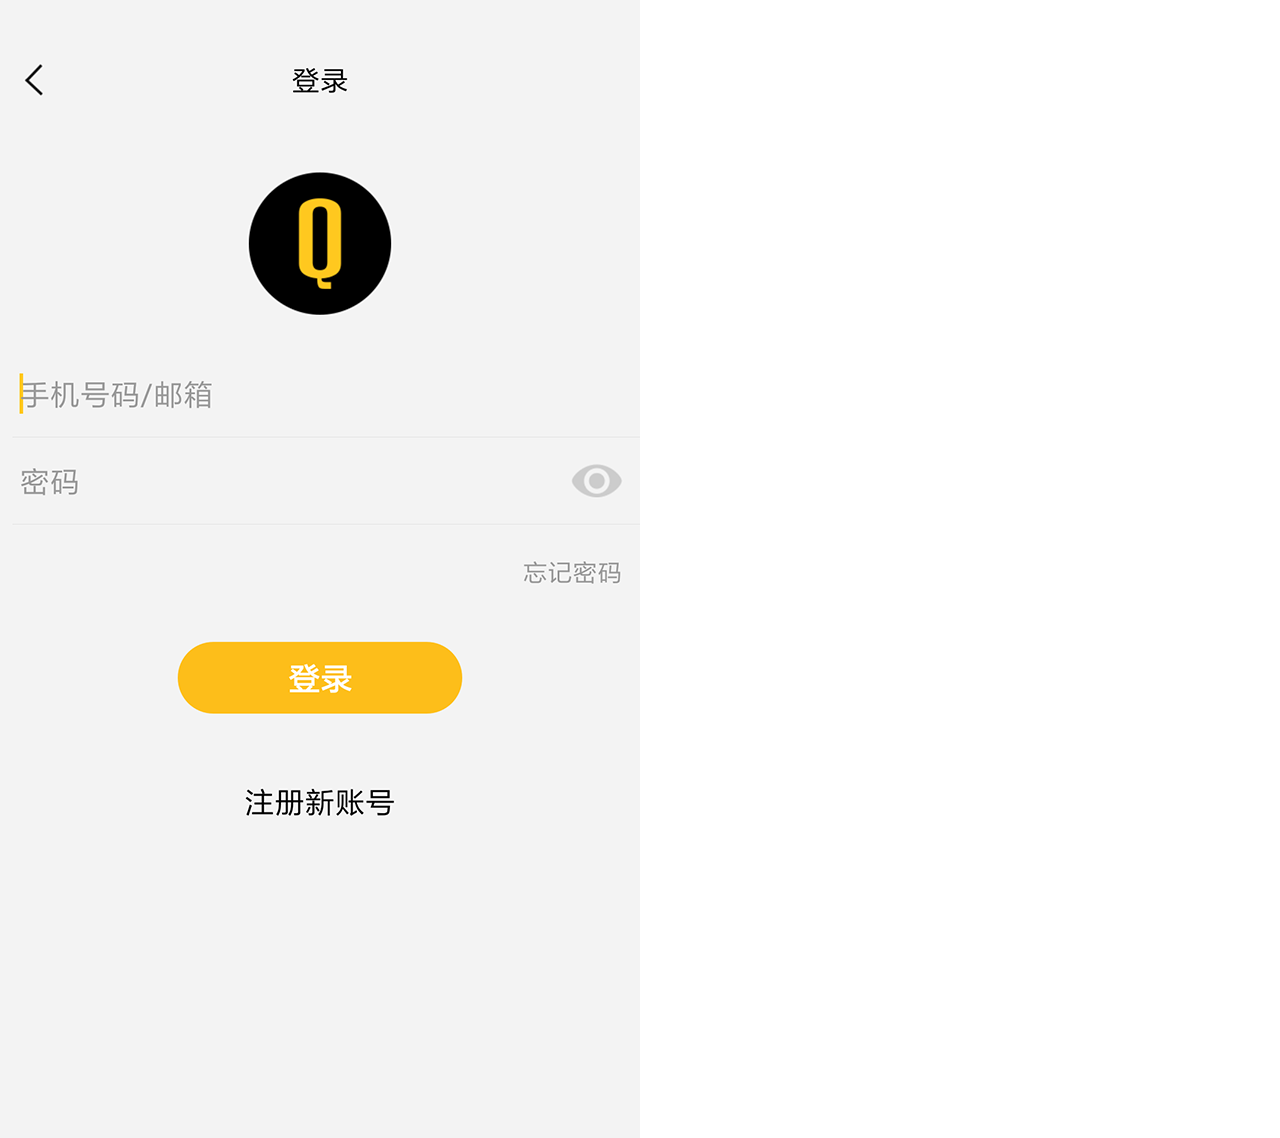
<file: move/index.html>
<!DOCTYPE html>
<html>

	<head>
		<meta charset="utf-8" />
		<title></title>
		<meta name="viewport" content="width=640">
		<link rel="stylesheet" type="text/css" href="css/commoncss.css" />
		
		<link rel="stylesheet" href="css1/page1.css" />
		<link rel="stylesheet" href="css1/page3.css" />
		
		<link rel="stylesheet" type="text/css" href="css/nav.css" />
		<link rel="stylesheet" type="text/css" href="css/carousel.css" />
		<link rel="stylesheet" type="text/css" href="css/headline.css" />
		<link rel="stylesheet" type="text/css" href="css/content.css" />
		<link rel="stylesheet" href="css/swiper.min.css" />
		
		
		
		<script src="js/swiper.min.js"></script>
		<script type="text/javascript" src="js/tools.js"></script>
		
	</head>

	<body>
		<div id='bigbox'>
			<!--<section id='page1' class='hidden'>
				<img src="img/first.png" alt="" />
			</section>-->

			<!--主要显示页面-->
			<section id='homepage page2' class='hidden'>
				<!-- nav -->
				<div id='box'>
					<div id='nav'>
						<div id='navNews' class='news '>
							<p id='navNewsP' class='navBorder'>NEWS</p>
						</div>
						<div id='navLabs' class='labs'>
							<p id='navLabsP' class='navColor'>LABS</p>
						</div>
					</div>
				</div>

				<!--轮播 加 内容-->
				<div id='box-1' class="navHidden navShow">
					<div id='carousal' class='swiper-container'>
						<div class="swiper-wrapper">
							<div class="swiper-slide">
								<img src="img/carousel-1.png" alt="" />
							</div>
							<div class="swiper-slide">
								<img src="img/carousel-2.png" alt="" />
							</div>
							<div class="swiper-slide">
								<img src="img/carousel-3.png" alt="" />
							</div>
							<div class="swiper-slide">
								<img src="img/carousel-4.png" alt="" />
							</div>
						</div>
					</div>

					<!--这是headline 大公司头条-->
					<div id='headline'>
						<div id='headline_'>
							<img src="img/headline.png" alt="" />
						</div>
					</div>

					<!--这是content 内容，乱七八糟的很多信息-->
					<div id='content'>
						<ul id='ul-news1'>
							<li><img src="img/new1-1.png" alt="" /></li>
							<li><img src="img/new2-2.png" alt="" /></li>
							<li><img src="img/news1-3.png" alt="" /></li>
							<li><img src="img/news1-4.png" alt="" /></li>
							<li><img src="img/news1-5.png" alt="" /></li>
							<li><img src="img/news1-6.png" alt="" /></li>
						</ul>
						<ul id='ul-programa1'>
							<li>
								<img src="img/programa-1.png" alt="" />
							</li>
						</ul>
						<ul id='ul-new2'>
							<li>
								<img src="img/new2-1.png" alt="" />
							</li>
						</ul>
					</div>

				</div>

				<div id='box-2'class="navHidden" >
					<div id='labs'>
						<ul id='labs-ul'>
							<li><img src="img2/labs-1.png" alt="" /></li>
							<li><img src="img2/labs-2.png" alt="" /></li>
							<li><img src="img2/labs-3.png" alt="" /></li>
							<li><img src="img2/labs-4.png" alt="" /></li>
							<li><img src="img2/labs-5.png" alt="" /></li>
							<li><img src="img2/labs-1.png" alt="" /></li>
							<li><img src="img2/labs-2.png" alt="" /></li>
							<li><img src="img2/labs-3.png" alt="" /></li>
							<li><img src="img2/labs-4.png" alt="" /></li>
							<li><img src="img2/labs-5.png" alt="" /></li>
						</ul>
					</div>
				</div>

			</section>
			

			<!--<section id='page3'>
				<div class="bottom">
					<img src="img3/bottom.png" alt="" />
				</div>
				<img src="img3/headline.png" alt="" />
				
			</section>-->
			<!--<section  id='page4'>
				<img src="img3/labs.png" alt="" />
			</section>-->
			
			<!--<section id='page5'>
				<div>
					<img src="img3/page5-head.png" alt="" />
				</div>
				<div>
					<img src="img3/page5-bottom.png" alt="" />
				</div>
			</section>-->
			
			<!--<section id='page6 NewsClassification'>
				<div class='nav'>
					<img src="img3/page6-head.png" alt="" />
				</div>
				<div> <img src="img3/page6-bottom.png"/></div>
			</section>-->
			
			<!--<section id='page7'>
				<img src="img3/page7-register.png" alt="" />
			</section>-->
			<section id='page8'>
				<img src="img3/page7-login.png" alt="" />
			</section>
			<!--<section >9</section>-->
			<!--<section >10</section>-->
			<!--<section >11</section>-->
		</div>
		<script type="text/javascript" src="js/myswiper.js"></script>
		<script type="text/javascript" src="js/nav.js"></script>
	</body>

</html>
</file>
<file: move/css/commoncss.css>
@charset "utf-8";
body,input,textarea,ul,li,h3,p,a{margin: 0;padding: 0;}
a{text-decoration: none;-webkit-tap-highlight-color: rgba(0,0,0,0);-webkit-appearance: none;}
li{list-style: none;}
img{border: none;vertical-align: top;width:100%;height:100%;}
input,textarea{outline: none;}
h1,h2,h3,h4,h5,h6{font-weight: normal;}
textarea{resize: none;}



#bigbox{
	width:640px;
	background: #f7f7f7;
	
}

.show{display: block;}
.hidden{display: none;}
</file>
<file: move/css1/page1.css>
#page1{
	width:640px;
}
#page1 img{
	width:100%;
}
</file>
<file: move/css1/page3.css>
#page3{
	width:640px;
}
#page3 img{
	width:100%;
}
#page3 .bottom{
	width:100%;
	height:88px;
	border-top: 2px solid #ededed;
	box-sizing: border-box;
	position: fixed;
	bottom: 0;
	background: white;
}


#page4{
	width:640px;
}



#page5{
	width:640px;
}
#page5 div{
	width: 640px;
}
#page5 img{
	width:100%;
}

#page6{
	width:640px;
}
#page6 .nav{
	width:640px;
}
#page6 img{
	width:100%;
}


#page7{
	width:640px;
}
#page7 img{
	width:100%;
}

#page8{
	width:640px;
}
#page8 img{
	width:100%;
}
</file>
<file: move/css/nav.css>
@charset "utf-8";
.redB{
	box-sizing:border-box;
	border:1px solid red;
}
#homepage{
	width: 640px;
}
#homepage #box1{
	width: 640px;
}
#nav{
	width: 640px;
	height: 70px;
	padding: 0px 68px 0px 68px;
	box-sizing:border-box ;
	background: white;
}
#nav .news,#nav .labs{
	float: left;
	width:50%;
	height:100%;
}
.navShow{
	background: rgba(0,0,0,.05);
}
#nav .news p,#nav .labs p{
	margin:0 86px;
	width:80px;
	height:100%;
	line-height:70px ;
	text-align: center;
	font-size:22px;
}
.navBorder{
	border-bottom:5px solid #f9c300;
	box-sizing: border-box;
}
#nav .labs{
	
}
.navColor{
	color:#b2b2b2;
}

.navHidden{
	display: none;
}

.navShow{
	display: block;
}
</file>
<file: move/css/carousel.css>
@charset "utf-8";
#carousal{
	width:640px;
	height:460px;
	background: yellow;
	line-height: 460px;
	text-align: center;
	font-size:50px;
	font-weight:bold;
	letter-spacing: 6px;
}
#carousal img{
	width:100%;
	height:100%;
}
</file>
<file: move/css/headline.css>
@charset "utf-8";
#headline{
	width:640px;
	height:474px;
	/*background:#f2f2f2s;*/
	/*background: deepskyblue;*/
	padding:12px 8px 12px 8px;
	box-sizing: border-box;
	margin: 10px 0 10px 0;
}
#headline_{
	width:100%;
	height:100%;
	border-radius: 12px;
	background: white;
	overflow: hidden;
}
img{
	width:100%;
	height:100%;
}
</file>
<file: move/css/content.css>
@charset "utf-8";
#content{
	width:640px;
}
#content #ul-news1{
	width:640px;
}
#content #ul-news1 li{
	width:100%;
	height:226px;
	
	list-style: none;
	margin-bottom:18px;
	line-height: 226px;
	text-align: center;
	font-size: 30px;
	font-weight: bold;
}
#content #ul-programa1{
	width:640px;
}
#content #ul-programa1 li{
	width:640px;
	height: 600px;
	list-style: none;
	margin-bottom:18px;
	line-height: 600px;
	text-align: center;
	font-size: 30px;
	font-weight: bold;
}
#content #ul-new2{
	width:640px;
}
#content #ul-new2 li{
	width:640px;
	height: 585px;
	
	list-style: none;
	margin-bottom:18px;
	line-height: 585px;
	text-align: center;
	font-size: 30px;
	font-weight: bold;
}
</file>
